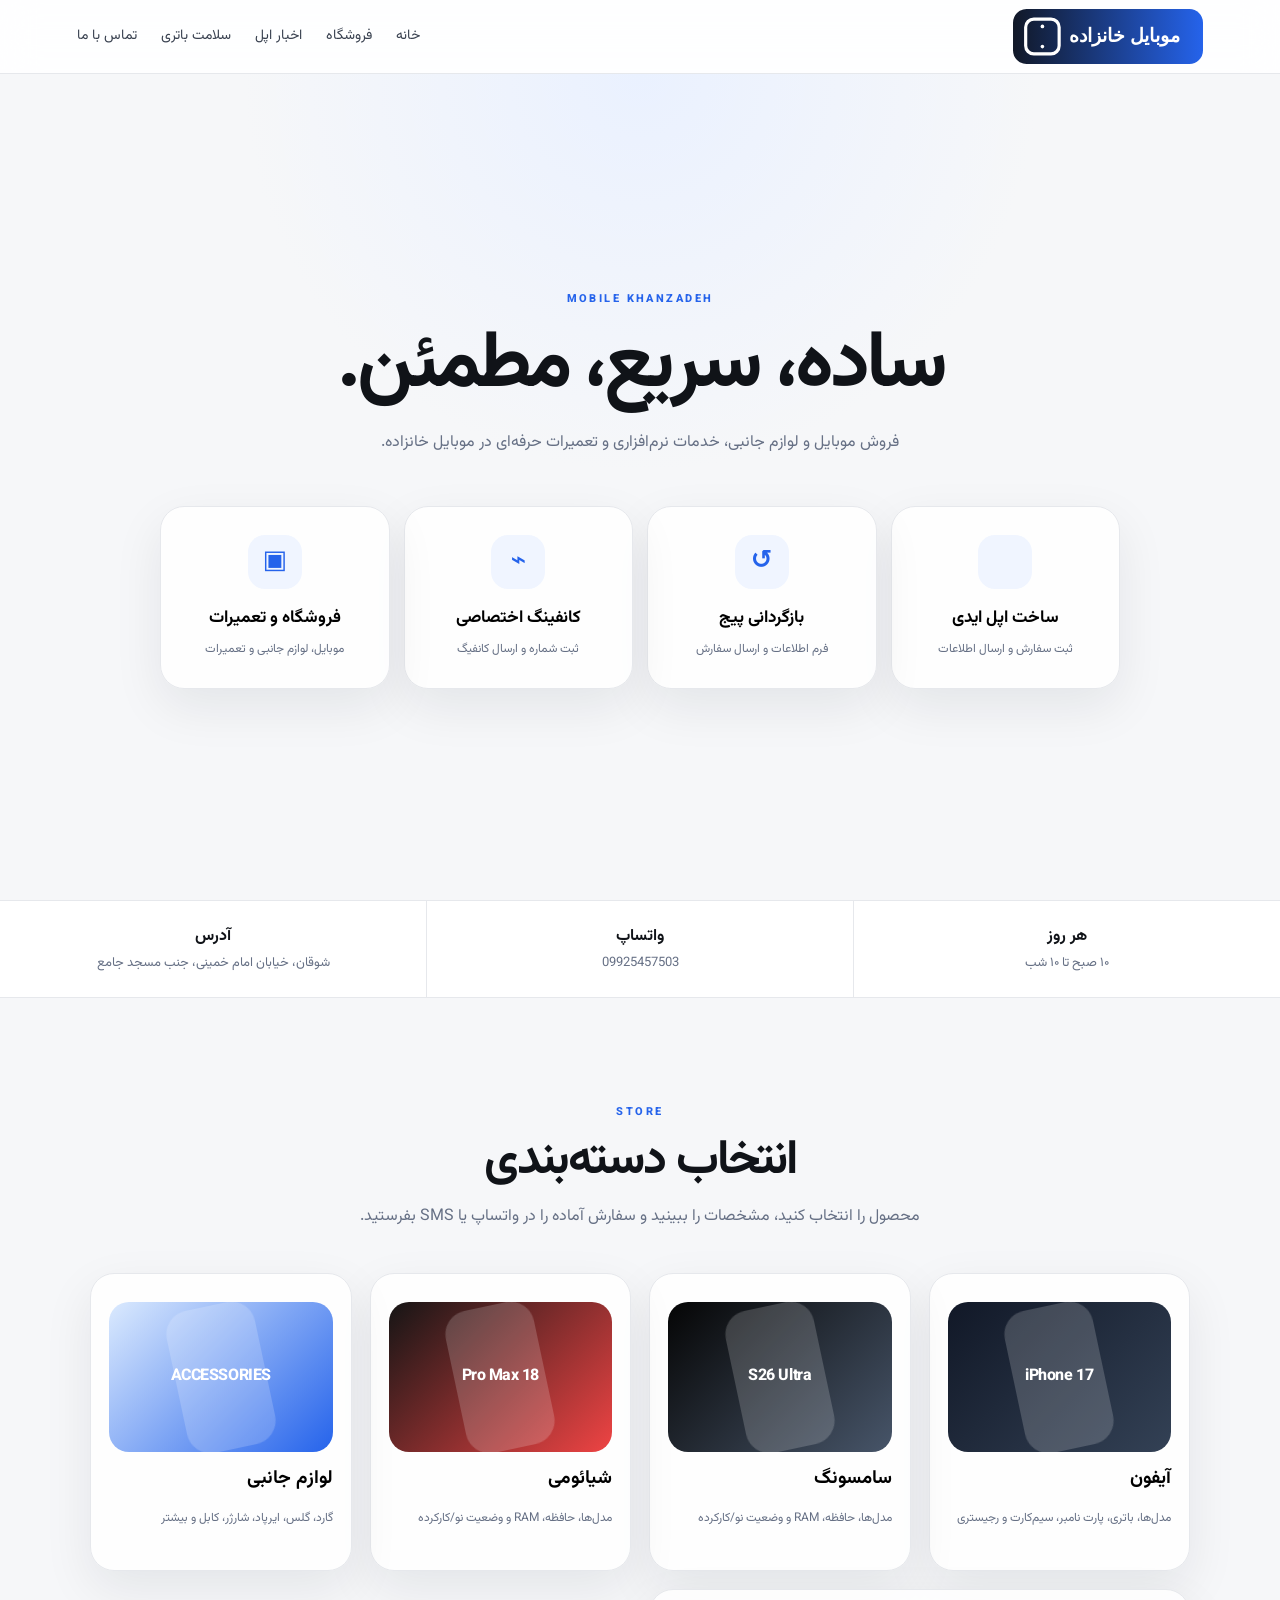
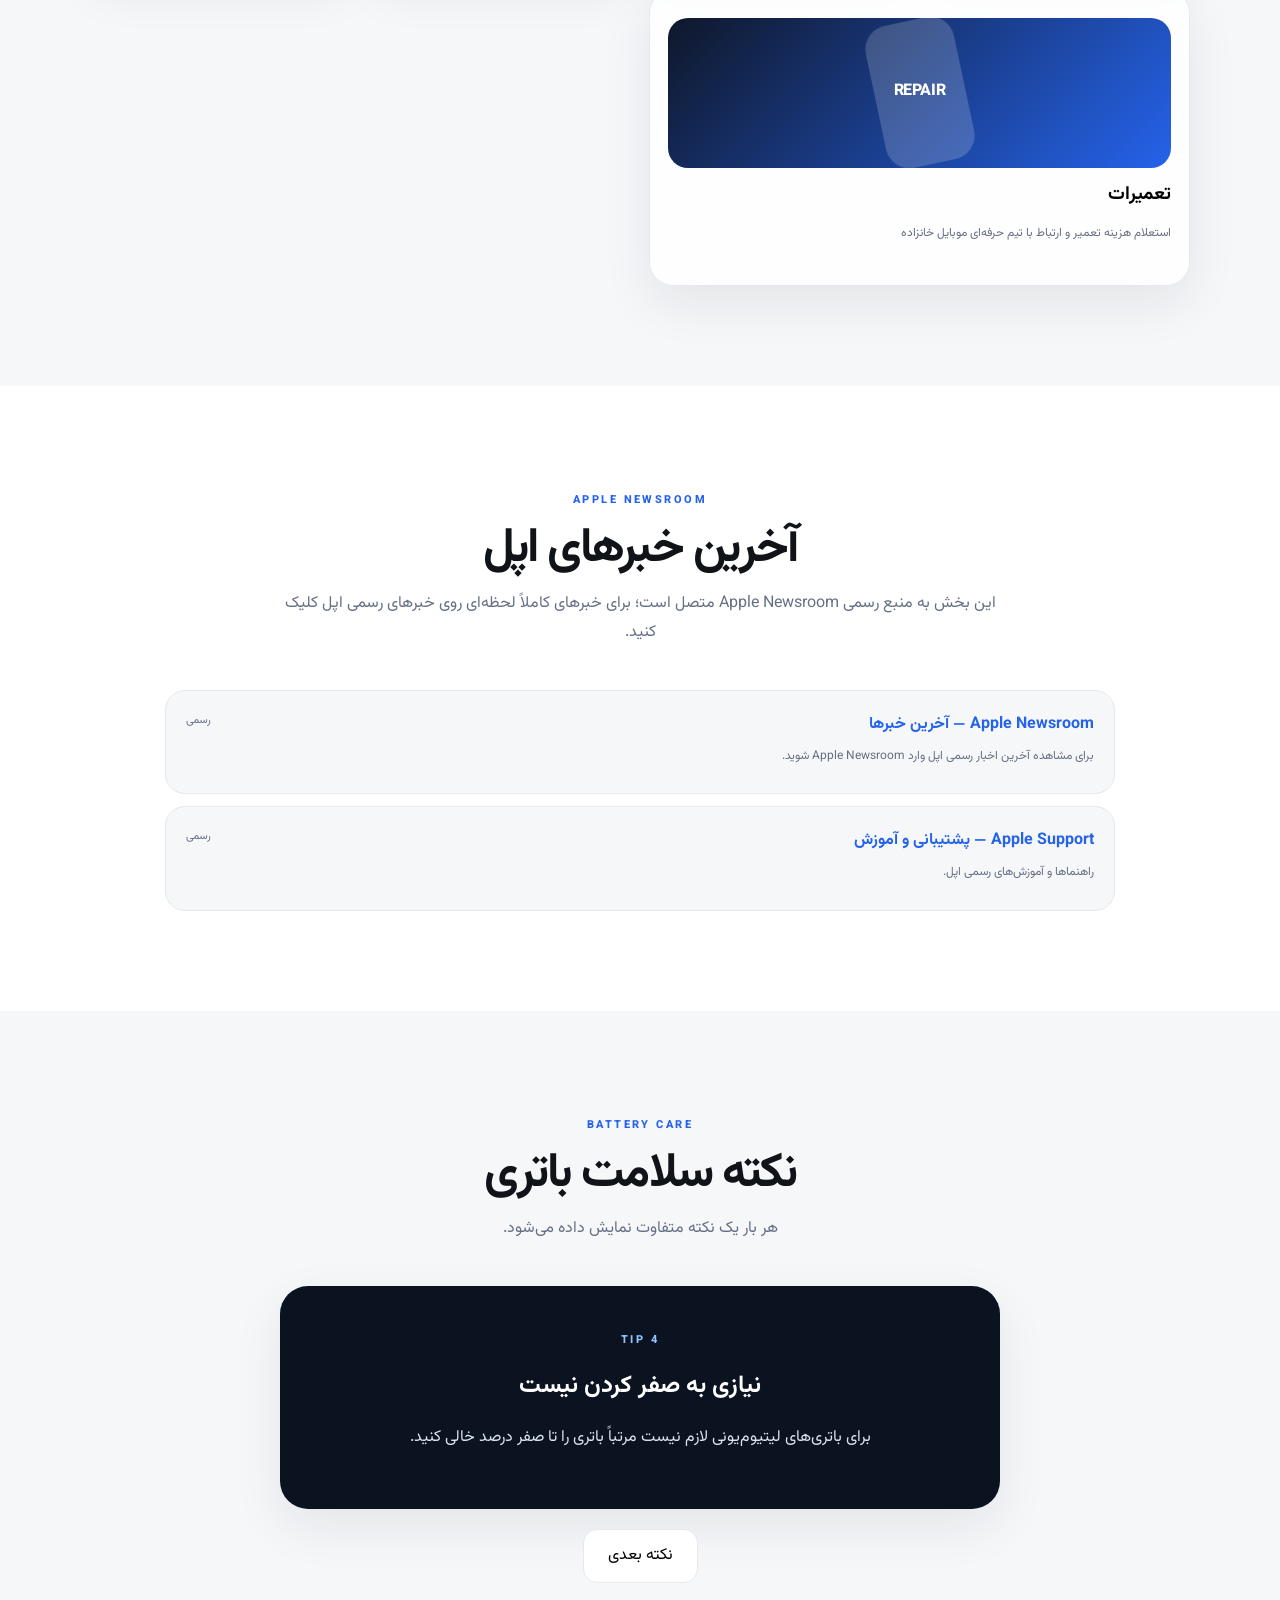
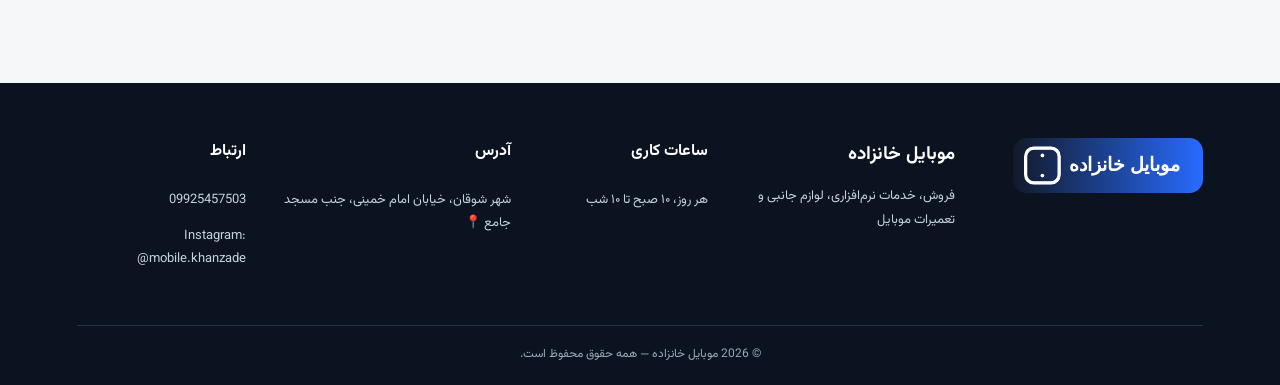
<file: mobile-khanzadeh.html>
<!doctype html>
<html lang="fa" dir="rtl">
<head>
  <meta charset="utf-8">
  <meta name="viewport" content="width=device-width, initial-scale=1, viewport-fit=cover">
  <meta name="theme-color" content="#0b1220">
  <meta name="description" content="موبایل خانزاده — فروش، خدمات، کانفیگ، بازگردانی پیج، ساخت اپل آیدی و تعمیرات">
  <title>موبایل خانزاده | فروش و خدمات موبایل</title>
  <link rel="icon" href="data:image/svg+xml;charset=UTF-8,%3Csvg%20xmlns%3D%22http%3A//www.w3.org/2000/svg%22%20viewBox%3D%220%200%20420%20120%22%3E%3Cdefs%3E%3ClinearGradient%20id%3D%22g%22%20x1%3D%220%22%20x2%3D%221%22%3E%3Cstop%20stop-color%3D%22%23111827%22/%3E%3Cstop%20offset%3D%221%22%20stop-color%3D%22%232563eb%22/%3E%3C/linearGradient%3E%3C/defs%3E%3Crect%20width%3D%22420%22%20height%3D%22120%22%20rx%3D%2230%22%20fill%3D%22url%28%23g%29%22/%3E%3Crect%20x%3D%2228%22%20y%3D%2222%22%20width%3D%2274%22%20height%3D%2276%22%20rx%3D%2218%22%20fill%3D%22none%22%20stroke%3D%22%23fff%22%20stroke-width%3D%227%22/%3E%3Ccircle%20cx%3D%2265%22%20cy%3D%2238%22%20r%3D%224%22%20fill%3D%22%23fff%22/%3E%3Ccircle%20cx%3D%2265%22%20cy%3D%2282%22%20r%3D%224%22%20fill%3D%22%23fff%22/%3E%3Ctext%20x%3D%22124%22%20y%3D%2272%22%20fill%3D%22%23fff%22%20font-family%3D%22Arial%2C%20sans-serif%22%20font-size%3D%2242%22%20font-weight%3D%22700%22%3E%D9%85%D9%88%D8%A8%D8%A7%DB%8C%D9%84%20%D8%AE%D8%A7%D9%86%D8%B2%D8%A7%D8%AF%D9%87%3C/text%3E%3C/svg%3E">
  <style>
@import url('https://fonts.googleapis.com/css2?family=Vazirmatn:wght@400;500;600;700;800&display=swap');
:root{--bg:#f6f7f9;--card:#fff;--ink:#101318;--muted:#667085;--line:#e6e8ec;--blue:#2563eb;--dark:#0b1220;--shadow:0 18px 50px rgba(15,23,42,.08)}
*{box-sizing:border-box}html{scroll-behavior:smooth}body{margin:0;background:var(--bg);color:var(--ink);font-family:Vazirmatn,system-ui,sans-serif;line-height:1.8}button,input,textarea,select{font:inherit}button{cursor:pointer}a{color:inherit;text-decoration:none}.topbar{position:sticky;top:0;z-index:30;height:74px;background:rgba(255,255,255,.88);backdrop-filter:blur(18px);border-bottom:1px solid var(--line);display:flex;align-items:center;justify-content:space-between;padding:0 6vw}.brand img{width:190px;height:auto;display:block}.topbar nav{display:flex;gap:24px;font-size:14px;color:#394150}.topbar nav a:hover{color:var(--blue)}.menu-btn{display:none;border:0;background:transparent;font-size:28px}.hero{min-height:calc(100vh - 74px);display:flex;flex-direction:column;justify-content:center;align-items:center;text-align:center;padding:70px 6vw;background:radial-gradient(circle at 50% 0,#eaf1ff 0,transparent 38%),var(--bg)}.hero-copy{max-width:700px}.eyebrow{font-size:11px;letter-spacing:.22em;font-weight:800;color:var(--blue)}h1{font-size:clamp(42px,7vw,80px);line-height:1.1;margin:10px 0 18px;letter-spacing:-.05em}h2{font-size:clamp(30px,5vw,48px);line-height:1.2;margin:6px 0 12px;letter-spacing:-.04em}h3{margin:10px 0 4px}.hero p,.section-head p{color:var(--muted);margin:0 auto;max-width:720px}.service-grid{width:min(100%,960px);display:grid;grid-template-columns:repeat(4,1fr);gap:14px;margin-top:48px}.service-card,.category{border:1px solid var(--line);background:rgba(255,255,255,.88);border-radius:24px;padding:28px 18px;text-align:center;box-shadow:var(--shadow);transition:.25s;min-height:180px}.service-card:hover,.category:hover{transform:translateY(-5px);border-color:#cbd5e1}.service-card .icon{width:54px;height:54px;border-radius:17px;background:#f0f5ff;color:var(--blue);display:grid;place-items:center;margin:auto;font-size:26px;font-weight:800}.service-card strong{display:block;font-size:17px;margin-top:14px}.service-card small{display:block;color:var(--muted);font-size:12px;margin-top:5px}.quick{display:grid;grid-template-columns:repeat(3,1fr);gap:1px;background:var(--line);border-top:1px solid var(--line);border-bottom:1px solid var(--line)}.quick>div{background:#fff;padding:22px;text-align:center}.quick b,.quick span{display:block}.quick span{font-size:13px;color:var(--muted)}.section{padding:100px 6vw}.section.alt{background:#fff}.section-head{text-align:center;margin-bottom:42px}.category-grid{max-width:1100px;margin:auto;display:grid;grid-template-columns:repeat(4,1fr);gap:18px}.category{text-align:right;min-height:270px}.category p{font-size:12px;color:var(--muted)}.device-art{height:150px;border-radius:20px;display:grid;place-items:center;font-weight:800;color:white;letter-spacing:-.03em;position:relative;overflow:hidden}.device-art:after{content:"";position:absolute;width:90px;height:145px;border-radius:24px;background:rgba(255,255,255,.18);transform:rotate(-12deg);filter:blur(.2px)}.iphone-art{background:linear-gradient(135deg,#111827,#334155)}.samsung-art{background:linear-gradient(135deg,#050505,#475569)}.xiaomi-art{background:linear-gradient(135deg,#151515,#ef4444)}.accessories-art{background:linear-gradient(135deg,#dbeafe,#2563eb)}.repair-art{background:linear-gradient(135deg,#0f172a,#2563eb)}.repair-card{grid-column:span 2}.news-list{max-width:950px;margin:auto;display:grid;gap:12px}.news-item{background:var(--bg);border:1px solid var(--line);border-radius:20px;padding:20px;display:flex;justify-content:space-between;gap:20px}.news-item h3{font-size:16px;margin:0}.news-item p{font-size:12px;color:var(--muted);margin:6px 0}.news-item time{font-size:11px;color:var(--muted);white-space:nowrap}.news-item a{color:var(--blue)}.battery{text-align:center}.tip-card{max-width:720px;margin:0 auto 20px;background:#0b1220;color:white;border-radius:28px;padding:40px;text-align:center;box-shadow:var(--shadow)}.tip-card h3{font-size:24px}.tip-card p{color:#dbe4f0}.secondary{border:1px solid var(--line);background:#fff;padding:12px 24px;border-radius:14px}footer{background:#0b1220;color:#fff;padding:55px 6vw 20px}.footer-main{max-width:1200px;margin:auto;display:grid;grid-template-columns:1.3fr 1.3fr 1fr 1.4fr 1fr;gap:28px}.footer-main h3,.footer-main h4{margin-top:0}.footer-main p{color:#c7d0dd;font-size:13px}.footer-logo{width:190px;filter:brightness(1.08)}.copyright{text-align:center;border-top:1px solid #263247;margin-top:40px;padding-top:18px;color:#9ba8ba;font-size:12px}.modal{position:fixed;inset:0;z-index:100;display:none}.modal.show{display:block}.modal-backdrop{position:absolute;inset:0;background:rgba(2,6,23,.62);backdrop-filter:blur(8px)}.modal-card{position:relative;width:min(940px,92vw);max-height:88vh;overflow:auto;margin:6vh auto;background:#fff;border-radius:30px;padding:34px;box-shadow:0 30px 90px rgba(0,0,0,.3)}.close{position:absolute;left:20px;top:15px;border:0;background:#f1f3f5;border-radius:50%;width:38px;height:38px;font-size:26px}.form{display:grid;gap:13px}.form label{font-size:13px;font-weight:700}.form input,.form textarea,.form select{width:100%;border:1px solid #d9dee7;border-radius:14px;padding:12px 14px;outline:none;background:#fff}.form input:focus,.form textarea:focus{border-color:var(--blue);box-shadow:0 0 0 3px #2563eb18}.actions{display:flex;gap:10px;flex-wrap:wrap;margin-top:10px}.wa,.sms{border:0;border-radius:14px;padding:12px 18px;color:#fff}.wa{background:#16a34a}.sms{background:#2563eb}.product-grid{display:grid;grid-template-columns:repeat(2,1fr);gap:14px;margin-top:20px}.product{border:1px solid var(--line);border-radius:20px;padding:16px;background:#fff}.product .pic{height:170px;border-radius:15px;display:grid;place-items:center;background:linear-gradient(135deg,#f8fafc,#e2e8f0);font-weight:800}.product h4{margin:10px 0 5px}.specs{display:grid;grid-template-columns:1fr 1fr;gap:7px;font-size:12px;color:#4b5563}.specs span{background:#f6f7f9;border-radius:10px;padding:6px}.accessory-grid{display:grid;grid-template-columns:repeat(3,1fr);gap:10px}.accessory{border:1px solid var(--line);border-radius:16px;padding:18px;background:#fff}.loading{padding:25px;text-align:center;color:var(--muted)}
@media(max-width:900px){.service-grid{grid-template-columns:repeat(2,1fr)}.category-grid{grid-template-columns:repeat(2,1fr)}.footer-main{grid-template-columns:repeat(2,1fr)}.footer-logo{width:150px}}@media(max-width:620px){.topbar{padding:0 18px}.brand img{width:155px}.menu-btn{display:block}.topbar nav{display:none;position:absolute;top:74px;right:0;left:0;background:#fff;border-bottom:1px solid var(--line);padding:15px 20px;flex-direction:column}.topbar.open nav{display:flex}.hero{padding:55px 18px}.service-grid,.quick,.category-grid{grid-template-columns:1fr}.service-card{min-height:145px}.section{padding:70px 18px}.repair-card{grid-column:span 1}.product-grid,.accessory-grid{grid-template-columns:1fr}.footer-main{grid-template-columns:1fr}.modal-card{padding:28px 18px}.news-item{display:block}.news-item time{display:block;margin-top:8px}}

</style>
</head>
<body>
<header class="topbar">
  <a class="brand" href="#home"><img src="data:image/svg+xml;charset=UTF-8,%3Csvg%20xmlns%3D%22http%3A//www.w3.org/2000/svg%22%20viewBox%3D%220%200%20420%20120%22%3E%3Cdefs%3E%3ClinearGradient%20id%3D%22g%22%20x1%3D%220%22%20x2%3D%221%22%3E%3Cstop%20stop-color%3D%22%23111827%22/%3E%3Cstop%20offset%3D%221%22%20stop-color%3D%22%232563eb%22/%3E%3C/linearGradient%3E%3C/defs%3E%3Crect%20width%3D%22420%22%20height%3D%22120%22%20rx%3D%2230%22%20fill%3D%22url%28%23g%29%22/%3E%3Crect%20x%3D%2228%22%20y%3D%2222%22%20width%3D%2274%22%20height%3D%2276%22%20rx%3D%2218%22%20fill%3D%22none%22%20stroke%3D%22%23fff%22%20stroke-width%3D%227%22/%3E%3Ccircle%20cx%3D%2265%22%20cy%3D%2238%22%20r%3D%224%22%20fill%3D%22%23fff%22/%3E%3Ccircle%20cx%3D%2265%22%20cy%3D%2282%22%20r%3D%224%22%20fill%3D%22%23fff%22/%3E%3Ctext%20x%3D%22124%22%20y%3D%2272%22%20fill%3D%22%23fff%22%20font-family%3D%22Arial%2C%20sans-serif%22%20font-size%3D%2242%22%20font-weight%3D%22700%22%3E%D9%85%D9%88%D8%A8%D8%A7%DB%8C%D9%84%20%D8%AE%D8%A7%D9%86%D8%B2%D8%A7%D8%AF%D9%87%3C/text%3E%3C/svg%3E" alt="موبایل خانزاده"></a>
  <button class="menu-btn" aria-label="باز کردن منو">☰</button>
  <nav>
    <a href="#home">خانه</a>
    <a href="#store">فروشگاه</a>
    <a href="#news">اخبار اپل</a>
    <a href="#battery">سلامت باتری</a>
    <a href="#contact">تماس با ما</a>
  </nav>
</header>

<main id="home">
  <section class="hero">
    <div class="hero-copy">
      <span class="eyebrow">MOBILE KHANZADEH</span>
      <h1>ساده، سریع، مطمئن.</h1>
      <p>فروش موبایل و لوازم جانبی، خدمات نرم‌افزاری و تعمیرات حرفه‌ای در موبایل خانزاده.</p>
    </div>
    <div class="service-grid">
      <button class="service-card" data-open="appleid">
        <span class="icon"></span><strong>ساخت اپل ایدی</strong><small>ثبت سفارش و ارسال اطلاعات</small>
      </button>
      <button class="service-card" data-open="recovery">
        <span class="icon">↺</span><strong>بازگردانی پیج</strong><small>فرم اطلاعات و ارسال سفارش</small>
      </button>
      <button class="service-card" data-open="config">
        <span class="icon">⌁</span><strong>کانفینگ اختصاصی</strong><small>ثبت شماره و ارسال کانفیگ</small>
      </button>
      <button class="service-card" data-open="shop">
        <span class="icon">▣</span><strong>فروشگاه و تعمیرات</strong><small>موبایل، لوازم جانبی و تعمیرات</small>
      </button>
    </div>
  </section>

  <section class="quick">
    <div><b>هر روز</b><span>۱۰ صبح تا ۱۰ شب</span></div>
    <div><b>واتساپ</b><span>09925457503</span></div>
    <div><b>آدرس</b><span>شوقان، خیابان امام خمینی، جنب مسجد جامع</span></div>
  </section>

  <section id="store" class="section">
    <div class="section-head"><span class="eyebrow">STORE</span><h2>انتخاب دسته‌بندی</h2><p>محصول را انتخاب کنید، مشخصات را ببینید و سفارش آماده را در واتساپ یا SMS بفرستید.</p></div>
    <div class="category-grid">
      <button class="category" data-open="iphone"><div class="device-art iphone-art">iPhone 17</div><h3>آیفون</h3><p>مدل‌ها، باتری، پارت نامبر، سیم‌کارت و رجیستری</p></button>
      <button class="category" data-open="samsung"><div class="device-art samsung-art">S26 Ultra</div><h3>سامسونگ</h3><p>مدل‌ها، حافظه، RAM و وضعیت نو/کارکرده</p></button>
      <button class="category" data-open="xiaomi"><div class="device-art xiaomi-art">18 Pro Max</div><h3>شیائومی</h3><p>مدل‌ها، حافظه، RAM و وضعیت نو/کارکرده</p></button>
      <button class="category" data-open="accessories"><div class="device-art accessories-art">ACCESSORIES</div><h3>لوازم جانبی</h3><p>گارد، گلس، ایرپاد، شارژر، کابل و بیشتر</p></button>
      <button class="category repair-card" data-open="repair"><div class="device-art repair-art">REPAIR</div><h3>تعمیرات</h3><p>استعلام هزینه تعمیر و ارتباط با تیم حرفه‌ای موبایل خانزاده</p></button>
    </div>
  </section>

  <section id="news" class="section alt">
    <div class="section-head"><span class="eyebrow">APPLE NEWSROOM</span><h2>آخرین خبرهای اپل</h2><p>این بخش به منبع رسمی Apple Newsroom متصل است؛ برای خبرهای کاملاً لحظه‌ای روی خبرهای رسمی اپل کلیک کنید.</p></div>
    <div id="news-list" class="news-list"><div class="loading">در حال دریافت خبرها…</div></div>
  </section>

  <section id="battery" class="section battery">
    <div class="section-head"><span class="eyebrow">BATTERY CARE</span><h2>نکته سلامت باتری</h2><p>هر بار یک نکته متفاوت نمایش داده می‌شود.</p></div>
    <article id="battery-tip" class="tip-card"></article>
    <button class="secondary" id="next-tip">نکته بعدی</button>
  </section>
</main>

<footer id="contact">
  <div class="footer-main">
    <img src="data:image/svg+xml;charset=UTF-8,%3Csvg%20xmlns%3D%22http%3A//www.w3.org/2000/svg%22%20viewBox%3D%220%200%20420%20120%22%3E%3Cdefs%3E%3ClinearGradient%20id%3D%22g%22%20x1%3D%220%22%20x2%3D%221%22%3E%3Cstop%20stop-color%3D%22%23111827%22/%3E%3Cstop%20offset%3D%221%22%20stop-color%3D%22%232563eb%22/%3E%3C/linearGradient%3E%3C/defs%3E%3Crect%20width%3D%22420%22%20height%3D%22120%22%20rx%3D%2230%22%20fill%3D%22url%28%23g%29%22/%3E%3Crect%20x%3D%2228%22%20y%3D%2222%22%20width%3D%2274%22%20height%3D%2276%22%20rx%3D%2218%22%20fill%3D%22none%22%20stroke%3D%22%23fff%22%20stroke-width%3D%227%22/%3E%3Ccircle%20cx%3D%2265%22%20cy%3D%2238%22%20r%3D%224%22%20fill%3D%22%23fff%22/%3E%3Ccircle%20cx%3D%2265%22%20cy%3D%2282%22%20r%3D%224%22%20fill%3D%22%23fff%22/%3E%3Ctext%20x%3D%22124%22%20y%3D%2272%22%20fill%3D%22%23fff%22%20font-family%3D%22Arial%2C%20sans-serif%22%20font-size%3D%2242%22%20font-weight%3D%22700%22%3E%D9%85%D9%88%D8%A8%D8%A7%DB%8C%D9%84%20%D8%AE%D8%A7%D9%86%D8%B2%D8%A7%D8%AF%D9%87%3C/text%3E%3C/svg%3E" alt="موبایل خانزاده" class="footer-logo">
    <div><h3>موبایل خانزاده</h3><p>فروش، خدمات نرم‌افزاری، لوازم جانبی و تعمیرات موبایل</p></div>
    <div><h4>ساعات کاری</h4><p>هر روز، ۱۰ صبح تا ۱۰ شب</p></div>
    <div><h4>آدرس</h4><p>شهر شوقان، خیابان امام خمینی، جنب مسجد جامع 📍</p></div>
    <div><h4>ارتباط</h4><p><a href="tel:09925457503">09925457503</a></p><p><a href="https://www.instagram.com/mobile.khanzade/" target="_blank" rel="noopener">Instagram: @mobile.khanzade</a></p></div>
  </div>
  <div class="copyright">© <span id="year"></span> موبایل خانزاده — همه حقوق محفوظ است.</div>
</footer>

<div id="modal" class="modal" aria-hidden="true">
  <div class="modal-backdrop" data-close></div>
  <section class="modal-card" role="dialog" aria-modal="true">
    <button class="close" data-close>×</button>
    <div id="modal-content"></div>
  </section>
</div>

<script>
const phone = "989925457503"; // WhatsApp international format for 09925457503
const displayPhone = "09925457503";
const ig = "https://www.instagram.com/mobile.khanzade/";

const products = {
  iphone: [
    ["iPhone 17 Pro Max","256GB","12GB","نو","100%","LL/A","دو سیم","رجیستر"],
    ["iPhone 17 Pro","256GB","12GB","نو","100%","CH/A","دو سیم","رجیستر"],
    ["iPhone 17 Air","256GB","8GB","نو","100%","ZA/A","تک سیم + eSIM","رجیستر"],
    ["iPhone 17","256GB","8GB","نو","100%","LL/A","دو سیم","رجیستر"],
    ["iPhone 16 Pro Max","256GB","8GB","نو / کارکرده","متغیر","CH/A","دو سیم","رجیستر"],
    ["iPhone 16 Pro","128GB","8GB","نو / کارکرده","متغیر","LL/A","دو سیم","رجیستر"],
    ["iPhone 16","128GB","8GB","نو / کارکرده","متغیر","ZA/A","دو سیم","رجیستر"],
    ["iPhone 15 Pro Max","256GB","8GB","نو / کارکرده","متغیر","LL/A","دو سیم","رجیستر"],
    ["iPhone 15","128GB","6GB","نو / کارکرده","متغیر","CH/A","دو سیم","رجیستر"],
    ["iPhone 14","128GB","6GB","کارکرده","متغیر","LL/A","دو سیم","رجیستر"],
    ["iPhone 13","128GB","4GB","کارکرده","متغیر","CH/A","دو سیم","رجیستر"]
  ],
  samsung: [
    ["Galaxy S26 Ultra","256GB","12GB","نو"],["Galaxy S26 Ultra","512GB","12GB","نو"],
    ["Galaxy S26+","256GB","12GB","نو"],["Galaxy S26","256GB","12GB","نو"],
    ["Galaxy S25 Ultra","256GB","12GB","نو / کارکرده"],["Galaxy S25+","256GB","12GB","نو / کارکرده"],
    ["Galaxy S25","128GB","12GB","نو / کارکرده"],["Galaxy A57","256GB","8GB","نو"],
    ["Galaxy A37","128GB","8GB","نو"],["Galaxy Z Fold 7","512GB","12GB","نو"],
    ["Galaxy Z Flip 7","256GB","12GB","نو"]
  ],
  xiaomi: [
    ["Xiaomi 18 Pro Max","512GB","16GB","نو"],["Xiaomi 18 Pro","512GB","16GB","نو"],
    ["Xiaomi 18","256GB","12GB","نو"],["Xiaomi 17 Ultra","512GB","16GB","نو / کارکرده"],
    ["Xiaomi 17 Pro","256GB","12GB","نو / کارکرده"],["Redmi Note 15 Pro+","256GB","12GB","نو"],
    ["Redmi Note 15 Pro","256GB","8GB","نو"],["Poco F8 Ultra","512GB","16GB","نو"]
  ]
};

const accessories = ["گارد","گلس","اپل واچ","ایرپاد","پاوربانک","هدفون","هندزفری","شارژر","کابل","آداپتور","اسپیکر","بند اپل واچ","گلس لنز","قاب سیلیکنی تمام رنگ‌ها","قاب ژله‌ای بی‌رنگ برای تمام مدل‌ها","رینگ لایت","مونوپاد"];

const batteryTips = [
  ["شارژ هوشمند","برای استفاده روزمره، شارژ بهینه باتری را فعال نگه دارید و از داغ شدن طولانی گوشی هنگام شارژ جلوگیری کنید."],
  ["گرما دشمن باتری است","گوشی را زیر نور مستقیم آفتاب یا داخل خودروی داغ رها نکنید؛ دمای بالا فرسایش باتری را بیشتر می‌کند."],
  ["شارژر مطمئن","از شارژر و کابل استاندارد و باکیفیت استفاده کنید؛ لوازم بی‌کیفیت می‌توانند باعث گرما و ناپایداری شوند."],
  ["نیازی به صفر کردن نیست","برای باتری‌های لیتیوم‌یونی لازم نیست مرتباً باتری را تا صفر درصد خالی کنید."],
  ["هنگام بازی سنگین شارژ نکنید","ترکیب گرمای بازی سنگین و شارژ می‌تواند دمای دستگاه را بالا ببرد؛ در صورت داغ شدن، کمی به گوشی استراحت بدهید."]
];

const modal = document.querySelector("#modal");
const modalContent = document.querySelector("#modal-content");
const openModal = html => { modalContent.innerHTML = html; modal.classList.add("show"); modal.setAttribute("aria-hidden","false"); document.body.style.overflow="hidden"; };
const closeModal = () => { modal.classList.remove("show"); modal.setAttribute("aria-hidden","true"); document.body.style.overflow=""; };
document.addEventListener("click", e => {
  if(e.target.matches("[data-close]")) closeModal();
  const trigger = e.target.closest("[data-open]");
  if(trigger) openByName(trigger.dataset.open);
});
document.querySelector(".menu-btn").addEventListener("click",()=>document.querySelector(".topbar").classList.toggle("open"));

function formTemplate(title, fields, messagePrefix){
  const inputs = fields.map(f => `<label>${f.label}<input name="${f.name}" placeholder="${f.placeholder||""}" ${f.required===false?"":"required"}></label>`).join("");
  return `<span class="eyebrow">ORDER</span><h2>${title}</h2><p>فرم را کامل کنید؛ سپس پیام آماده شامل اطلاعات ثبت‌شده را با واتساپ یا SMS ارسال کنید.</p>
  <form class="form" data-order-form data-prefix="${messagePrefix}">${inputs}
  <label>توضیحات بیشتر<textarea name="note" rows="3" placeholder="در صورت نیاز توضیح اضافه بنویسید"></textarea></label>
  <div class="actions"><button class="wa" type="button" data-send="wa">ارسال با واتساپ</button><button class="sms" type="button" data-send="sms">ارسال با SMS</button></div></form>`;
}

function openByName(name){
  if(name==="appleid") return openModal(formTemplate("ساخت اپل ایدی",[
    {label:"نام و نام خانوادگی",name:"name",placeholder:"مثلاً محمد مهاجر"},
    {label:"شماره تماس",name:"phone",placeholder:"09925457503"},
    {label:"ایمیل دلخواه / توضیحات",name:"email",placeholder:"در صورت داشتن ایمیل وارد کنید"}
  ],"ساخت اپل ایدی"));
  if(name==="recovery") return openModal(formTemplate("بازگردانی پیج",[
    {label:"نام و نام خانوادگی",name:"name"},
    {label:"شماره تماس",name:"phone",placeholder:"09925457503"},
    {label:"نام پیج",name:"page",placeholder:"@username"}
  ],"بازگردانی پیج"));
  if(name==="config") return openModal(formTemplate("کانفینگ اختصاصی",[
    {label:"نام و نام خانوادگی",name:"name"},
    {label:"شماره تماس برای ارسال کانفیگ",name:"phone",placeholder:"09925457503"},
    {label:"نوع دستگاه",name:"device",placeholder:"iPhone / Samsung / Xiaomi"}
  ],"کانفینگ اختصاصی"));
  if(name==="shop") return openModal(`<span class="eyebrow">SHOP</span><h2>فروشگاه و تعمیرات</h2><div class="category-grid" style="margin-top:20px">
    <button class="category" data-open="iphone"><div class="device-art iphone-art">iPhone</div><h3>آیفون</h3></button>
    <button class="category" data-open="samsung"><div class="device-art samsung-art">Samsung</div><h3>سامسونگ</h3></button>
    <button class="category" data-open="xiaomi"><div class="device-art xiaomi-art">Xiaomi</div><h3>شیائومی</h3></button>
    <button class="category" data-open="accessories"><div class="device-art accessories-art">Accessories</div><h3>لوازم جانبی</h3></button>
    <button class="category repair-card" data-open="repair"><div class="device-art repair-art">Repair</div><h3>تعمیرات</h3></button>
  </div>`);
  if(["iphone","samsung","xiaomi"].includes(name)) return productList(name);
  if(name==="accessories") return accessoriesView();
  if(name==="repair") return repairView();
}

function productList(type){
  const titles={iphone:"آیفون",samsung:"سامسونگ",xiaomi:"شیائومی"};
  const cards=products[type].map(p=>{
    const specs=type==="iphone"
      ? `<span>حافظه: ${p[1]}</span><span>RAM: ${p[2]}</span><span>وضعیت: ${p[3]}</span><span>باتری: ${p[4]}</span><span>پارت نامبر: ${p[5]}</span><span>سیم: ${p[6]}</span><span>رجیستری: ${p[7]}</span>`
      : `<span>حافظه: ${p[1]}</span><span>RAM: ${p[2]}</span><span>وضعیت: ${p[3]}</span>`;
    return `<article class="product"><div class="pic">${p[0]}</div><h4>${p[0]}</h4><div class="specs">${specs}</div><button class="secondary" style="margin-top:12px;width:100%" data-product="${encodeURIComponent(p[0])}">ثبت سفارش این محصول</button></article>`;
  }).join("");
  openModal(`<span class="eyebrow">STORE / ${type.toUpperCase()}</span><h2>${titles[type]}</h2><p>مدل را انتخاب کنید تا سفارش با مشخصات همان محصول آماده شود.</p><div class="product-grid">${cards}</div>`);
}

function accessoriesView(){
  const cards=accessories.map(a=>`<button class="accessory" data-product="${encodeURIComponent(a)}"><b>${a}</b><div style="font-size:12px;color:#667085;margin-top:5px">ثبت سفارش</div></button>`).join("");
  openModal(`<span class="eyebrow">ACCESSORIES</span><h2>لوازم جانبی</h2><p>دسته‌بندی‌های موجود؛ مدل و رنگ موردنظر را در سفارش بنویسید.</p><div class="accessory-grid">${cards}</div>`);
}

function repairView(){
  openModal(`<span class="eyebrow">REPAIR</span><h2>تعمیرات موبایل خانزاده</h2>
  <p>تیم حرفه‌ای موبایل خانزاده آماده بررسی و استعلام هزینه تعمیر دستگاه شماست. برای برآورد دقیق، مدل دستگاه و مشکل آن را ارسال کنید.</p>
  <div class="actions" style="margin:20px 0"><a class="wa" href="https://wa.me/${phone}" target="_blank">واتساپ 09925457503</a><a class="sms" href="sms:${displayPhone}">SMS</a><a class="secondary" href="tel:${displayPhone}">تماس</a><a class="secondary" href="${ig}" target="_blank">دایرکت اینستاگرام</a></div>
  ${formTemplate("استعلام هزینه تعمیر",[ {label:"مدل دستگاه",name:"device",placeholder:"مثلاً iPhone 15 Pro"}, {label:"شرح مشکل",name:"problem",placeholder:"مثلاً تعویض باتری / شکستگی صفحه"} ],"استعلام هزینه تعمیر")}`);
}

document.addEventListener("click", e=>{
  const b=e.target.closest("[data-product]");
  if(!b) return;
  const product=decodeURIComponent(b.dataset.product);
  openModal(formTemplate("ثبت سفارش محصول",[
    {label:"محصول انتخاب‌شده",name:"product",placeholder:product},
    {label:"نام و نام خانوادگی",name:"name"},
    {label:"شماره تماس",name:"phone",placeholder:"09925457503"},
    {label:"رنگ / حافظه / مدل دقیق",name:"variant",placeholder:"مثلاً مشکی، 256GB"}
  ],"ثبت سفارش محصول"));
});

document.addEventListener("click", e=>{
  const btn=e.target.closest("[data-send]");
  if(!btn) return;
  const form=btn.closest("form"); if(!form) return;
  const data=new FormData(form);
  let msg=`سلام موبایل خانزاده، درخواست من: ${form.dataset.prefix}
`;
  for(const [k,v] of data.entries()) if(v) msg+=`${k}: ${v}
`;
  const encoded=encodeURIComponent(msg);
  if(btn.dataset.send==="wa") window.open(`https://wa.me/${phone}?text=${encoded}`,"_blank");
  else window.location.href=`sms:${displayPhone}?&body=${encoded}`;
});

async function loadNews(){
  const box=document.querySelector("#news-list");
  const items=[
    {title:"Apple Newsroom — آخرین خبرها",link:"https://www.apple.com/newsroom/",date:"رسمی",description:"برای مشاهده آخرین اخبار رسمی اپل وارد Apple Newsroom شوید."},
    {title:"Apple Support — پشتیبانی و آموزش",link:"https://support.apple.com/",date:"رسمی",description:"راهنماها و آموزش‌های رسمی اپل."}
  ];
  box.innerHTML=items.map(n=>`<article class="news-item"><div><h3><a href="${n.link}" target="_blank" rel="noopener">${n.title}</a></h3><p>${n.description}</p></div><time>${n.date}</time></article>`).join("");
}
function strip(s){const d=document.createElement("div");d.innerHTML=s;return d.textContent||""}

let tipIndex=Math.floor(Math.random()*batteryTips.length);
function renderTip(){const [t,p]=batteryTips[tipIndex];document.querySelector("#battery-tip").innerHTML=`<span class="eyebrow" style="color:#93c5fd">TIP ${tipIndex+1}</span><h3>${t}</h3><p>${p}</p>`}
document.querySelector("#next-tip").addEventListener("click",()=>{tipIndex=(tipIndex+1)%batteryTips.length;renderTip()});
document.querySelector("#year").textContent=new Date().getFullYear();
renderTip(); loadNews();

</script>
</body>
</html>
</file>
